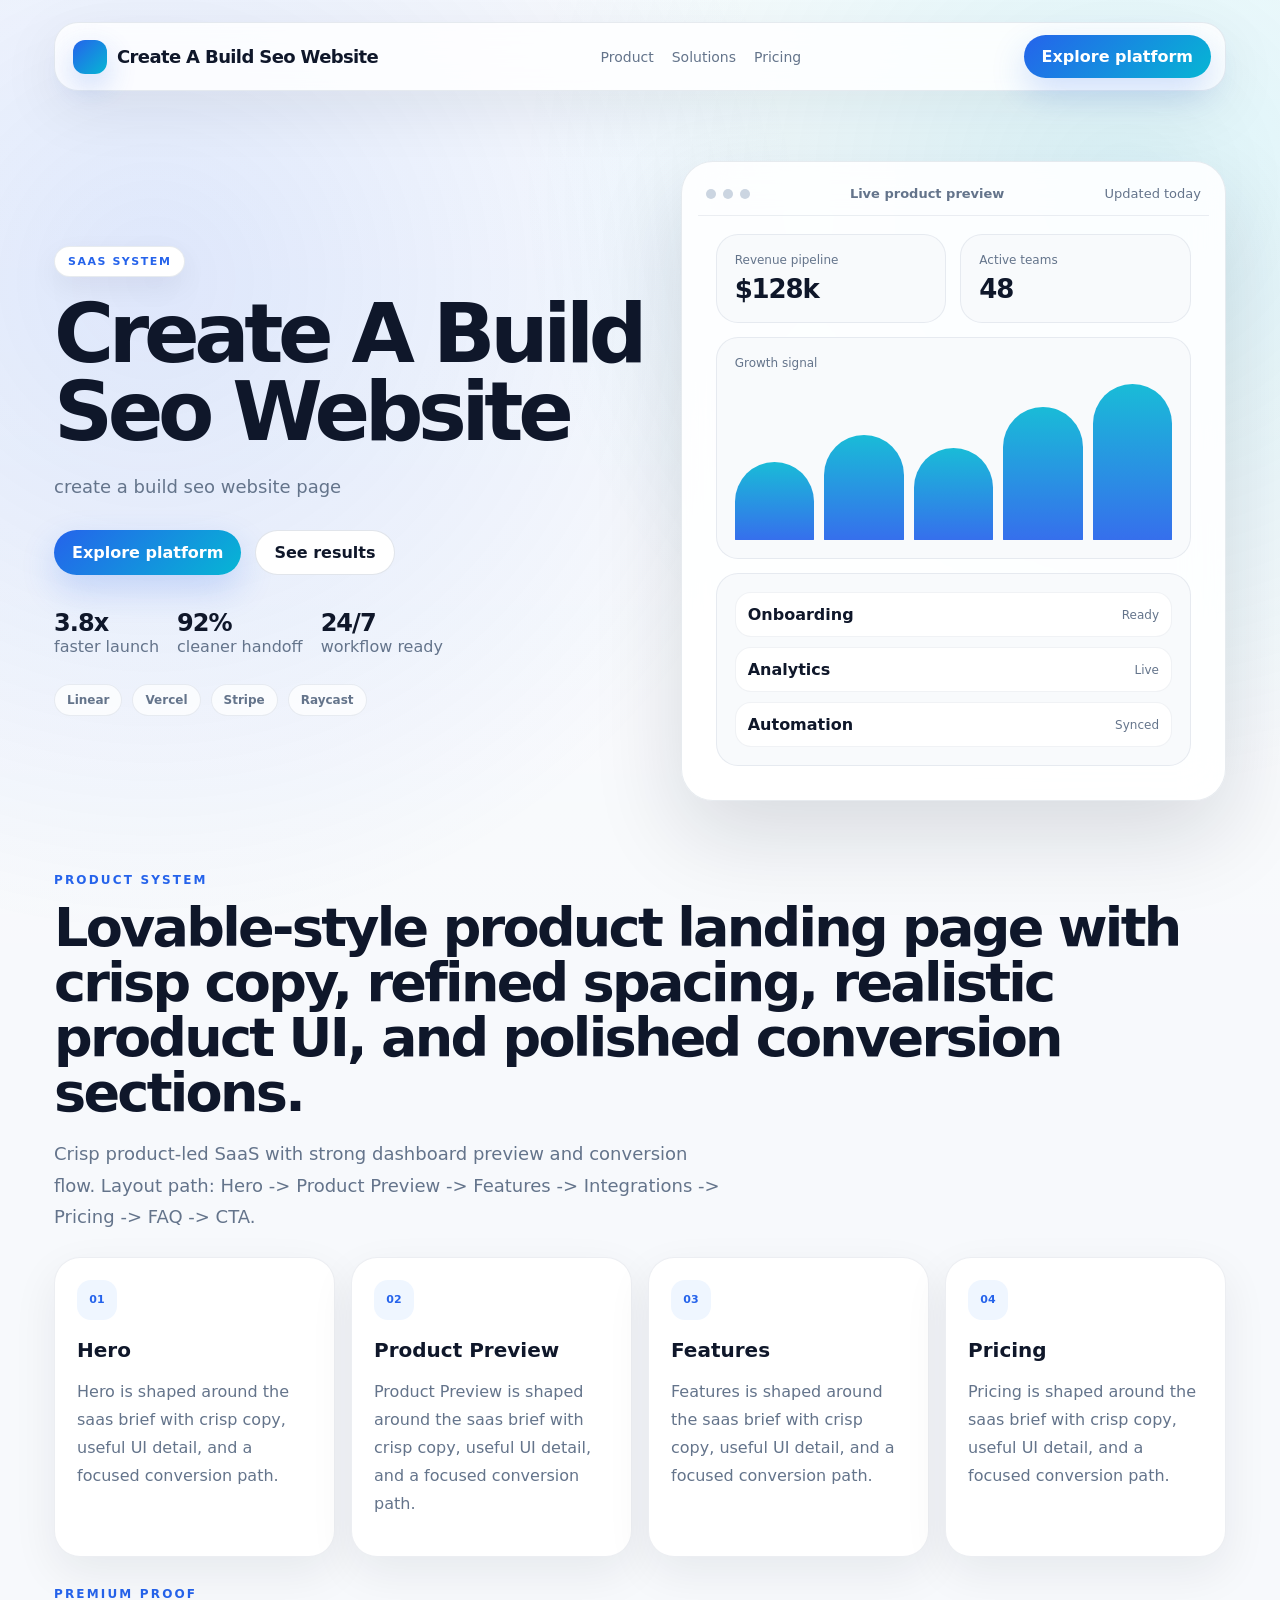
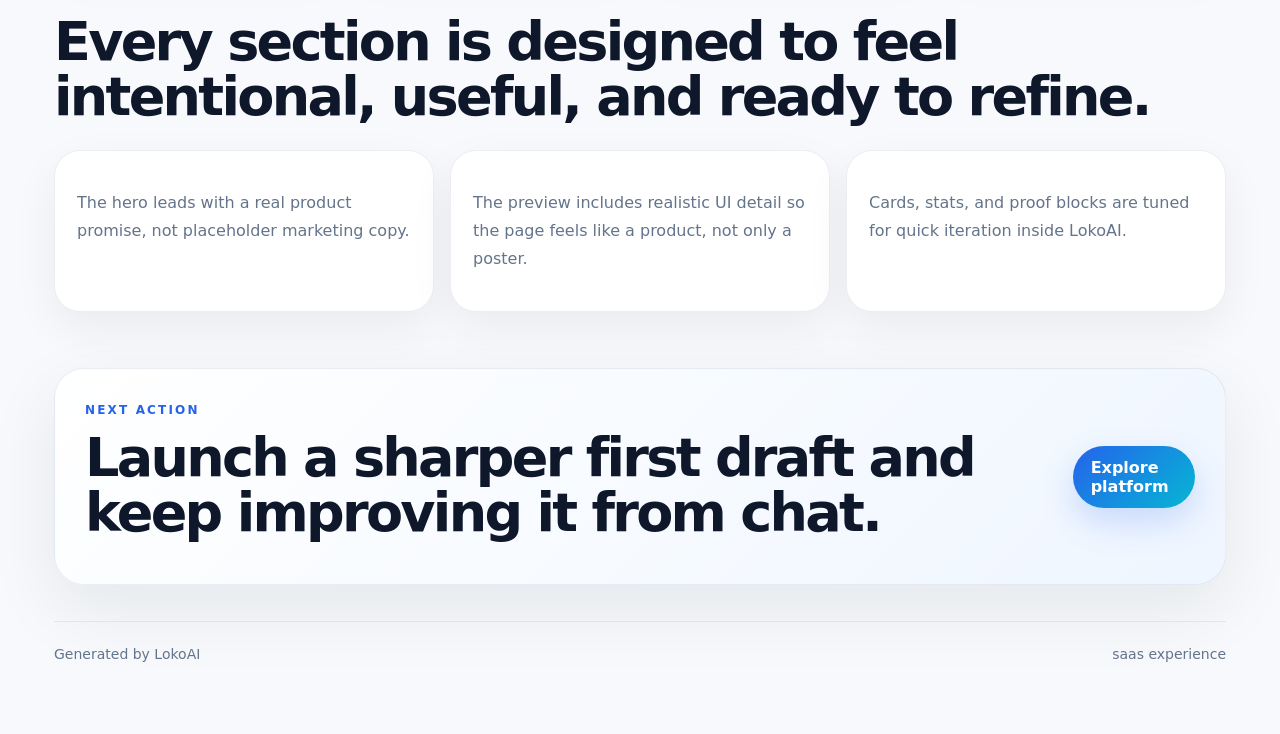
<file: workspace/Create-A-Build-Seo-Website-68516320/preview.html>
<!DOCTYPE html>
<html lang="en">
<head>
  <meta charset="utf-8" />
  <meta name="viewport" content="width=device-width, initial-scale=1" />
  <title>Create A Build Seo Website</title>
  <style>
    
    :root{--motion-fast:160ms;--motion-base:220ms;--motion-slow:420ms;--ease-standard:cubic-bezier(0.2, 0.8, 0.2, 1);--ease-emphasized:cubic-bezier(0.16, 1, 0.3, 1)}
    @keyframes fadeIn{to{opacity:1}}
    @keyframes slideUp{to{opacity:1;transform:translateY(0)}}
    @keyframes scaleIn{to{opacity:1;transform:scale(1)}}
    .reveal{opacity:0;transform:translateY(18px);animation:slideUp var(--motion-slow) var(--ease-emphasized) forwards;}
    .stagger-1{animation-delay:80ms}.stagger-2{animation-delay:160ms}.stagger-3{animation-delay:240ms}.stagger-4{animation-delay:320ms}
    .hover-lift{transition:transform var(--motion-base) var(--ease-standard),box-shadow var(--motion-base) var(--ease-standard);} .hover-lift:hover{transform:translateY(-4px)}
    .hover-glow{transition:box-shadow var(--motion-base) var(--ease-standard),border-color var(--motion-base) var(--ease-standard);} .hover-glow:hover{box-shadow:0 24px 70px rgba(14,165,233,.18)}
  
    *{box-sizing:border-box} html{scroll-behavior:smooth} body{margin:0;font-family:Inter,ui-sans-serif,system-ui,-apple-system,BlinkMacSystemFont,"Segoe UI",sans-serif;background:#f7f9fc;color:#0f172a}
    .shell{position:relative;overflow:hidden;min-height:100vh}
    .shell:before{content:"";position:absolute;inset:0;background:radial-gradient(circle at 12% 12%,#2563eb24,transparent 28%),radial-gradient(circle at 88% 8%,#06b6d422,transparent 25%),linear-gradient(180deg,rgba(255,255,255,.76),transparent 44%);pointer-events:none}
    .wrap{max-width:1220px;margin:0 auto;padding:22px 24px 72px;position:relative}
    .nav{display:flex;justify-content:space-between;align-items:center;gap:18px;padding:12px 14px 12px 18px;border:1px solid rgba(148,163,184,.22);background:rgba(255,255,255,.82);backdrop-filter:blur(18px);border-radius:24px;box-shadow:0 18px 60px rgba(15,23,42,.08)}
    .brand{display:flex;align-items:center;gap:10px;font-size:18px;font-weight:850;letter-spacing:-.035em}
    .brand-mark{width:34px;height:34px;border-radius:12px;background:linear-gradient(135deg,#2563eb,#06b6d4);box-shadow:0 12px 30px #2563eb3d}
    .nav-links{display:flex;gap:18px;color:#64748b;font-size:14px}
    .cta{display:inline-flex;align-items:center;justify-content:center;padding:12px 18px;border-radius:999px;background:linear-gradient(135deg,#2563eb,#06b6d4);color:white;text-decoration:none;font-weight:850;box-shadow:0 14px 34px #2563eb35}
    .hero{display:grid;grid-template-columns:minmax(0,1fr) minmax(420px,.92fr);gap:34px;align-items:center;padding:70px 0 42px}
    .badge{display:inline-flex;gap:8px;align-items:center;padding:8px 13px;border-radius:999px;background:white;border:1px solid rgba(148,163,184,.22);box-shadow:0 10px 28px rgba(15,23,42,.06);font-size:11px;font-weight:850;text-transform:uppercase;letter-spacing:.14em;color:#2563eb}
    h1{font-size:clamp(46px,7vw,82px);line-height:.95;letter-spacing:-.065em;margin:18px 0 20px;max-width:780px}
    .sub{font-size:18px;line-height:1.75;color:#64748b;max-width:680px}
    .actions{display:flex;gap:14px;flex-wrap:wrap;margin-top:28px}
    .secondary{padding:12px 18px;border-radius:999px;border:1px solid rgba(148,163,184,.28);text-decoration:none;color:#0f172a;font-weight:760;background:white}
    .stats{display:flex;gap:18px;flex-wrap:wrap;margin-top:34px;color:#64748b}
    .stats strong{display:block;color:#0f172a;font-size:24px;letter-spacing:-.04em}
    .mock{border:1px solid rgba(148,163,184,.22);background:rgba(255,255,255,.88);backdrop-filter:blur(20px);border-radius:32px;padding:16px;box-shadow:0 32px 90px rgba(15,23,42,.14);overflow:hidden}
    .mock-top{display:flex;align-items:center;justify-content:space-between;gap:16px;border-bottom:1px solid rgba(148,163,184,.18);padding:8px 8px 14px;color:#64748b;font-size:13px}
    .dots{display:flex;gap:7px}.dots span{width:10px;height:10px;border-radius:999px;background:#cbd5e1}
    .dashboard{padding:18px;display:grid;grid-template-columns:1fr 1fr;gap:14px}
    .wide{grid-column:1/-1}
    .tile{padding:18px;border-radius:22px;background:#f8fafc;border:1px solid rgba(148,163,184,.18)}
    .tile span{display:block;color:#64748b;font-size:12px}.tile strong{display:block;font-size:26px;margin-top:7px;letter-spacing:-.045em}
    .chart{height:170px;display:flex;align-items:end;gap:10px}.bar{flex:1;border-radius:999px 999px 10px 10px;background:linear-gradient(180deg,#06b6d4,#2563eb);min-height:34px;opacity:.92}
    .list{display:grid;gap:10px}.row{display:flex;align-items:center;justify-content:space-between;gap:12px;padding:12px;border-radius:16px;background:white;color:#64748b;border:1px solid rgba(148,163,184,.14)}.row b{color:#0f172a}
    .menu-card,.product-card,.reservation-card{padding:20px;border-radius:24px;background:#fff;border:1px solid rgba(148,163,184,.2);box-shadow:0 16px 45px rgba(15,23,42,.06)}
    .menu-card span,.product-card span,.reservation-card span{display:block;color:#2563eb;font-size:11px;font-weight:900;text-transform:uppercase;letter-spacing:.14em}
    .menu-card strong,.product-card strong,.reservation-card strong{display:block;margin-top:10px;font-size:24px;line-height:1.05;letter-spacing:-.04em}
    .menu-card p,.product-card p,.reservation-card p{margin:10px 0 0;color:#64748b;line-height:1.6}
    .menu-card b,.product-card b{display:inline-flex;margin-top:14px;padding:8px 12px;border-radius:999px;background:#2563eb12;color:#2563eb}
    .hero-visual{grid-column:1/-1;background:linear-gradient(135deg,#fff,#2563eb14)}
    .section{padding-top:26px}
    .eyebrow{font-size:12px;text-transform:uppercase;letter-spacing:.18em;color:#2563eb;font-weight:850}
    .section h2{font-size:clamp(28px,4.5vw,54px);line-height:1.02;letter-spacing:-.05em;margin:12px 0 14px}
    .grid{display:grid;grid-template-columns:repeat(4,minmax(0,1fr));gap:16px;margin-top:24px}
    .logo-strip{display:flex;flex-wrap:wrap;gap:10px;margin-top:28px}.logo-strip span{border:1px solid rgba(148,163,184,.2);background:rgba(255,255,255,.72);border-radius:999px;padding:8px 12px;color:#64748b;font-size:12px;font-weight:800}
    .card{padding:22px;border-radius:26px;border:1px solid rgba(148,163,184,.18);background:white;box-shadow:0 16px 45px rgba(15,23,42,.07)}
    .kicker{display:inline-flex;min-width:40px;height:40px;align-items:center;justify-content:center;border-radius:14px;background:#eff6ff;font-size:11px;font-weight:900;color:#2563eb}
    .card h3{margin:18px 0 10px;font-size:20px}
    .card p,.quote p,.mock p{line-height:1.75;color:#64748b}
    .quotes{display:grid;grid-template-columns:repeat(3,minmax(0,1fr));gap:16px;margin-top:26px}
    .quote{padding:22px;border-radius:26px;background:white;border:1px solid rgba(148,163,184,.18);box-shadow:0 16px 45px rgba(15,23,42,.06)}
    .final{margin-top:30px;padding:30px;border-radius:30px;border:1px solid rgba(148,163,184,.18);background:linear-gradient(135deg,white,#eff6ff);display:flex;align-items:center;justify-content:space-between;gap:18px;box-shadow:0 24px 70px rgba(15,23,42,.08)}
    .footer{margin-top:36px;padding-top:24px;border-top:1px solid rgba(148,163,184,.18);display:flex;justify-content:space-between;gap:16px;color:#64748b;font-size:14px}
    @media (max-width: 960px){.hero,.grid,.quotes,.dashboard{grid-template-columns:1fr}.hero{padding-top:42px}.wrap{padding-left:18px;padding-right:18px}h1{font-size:52px}.nav-links{display:none}.mock{border-radius:24px}}
  </style>
</head>
<body>
  <div class="shell">
    <div class="wrap">
      <nav class="nav">
        <div class="brand"><span class="brand-mark"></span>Create A Build Seo Website</div>
        <div class="nav-links"><span>Product</span><span>Solutions</span><span>Pricing</span></div>
        <a class="cta" href="#contact">Explore platform</a>
      </nav>
      <section class="hero">
        <div>
          <span class="badge">saas system</span>
          <h1>Create A Build Seo Website</h1>
          <p class="sub">create a build seo website page</p>
          <div class="actions">
            <a class="cta" href="#features">Explore platform</a>
            <a class="secondary" href="#proof">See results</a>
          </div>
          <div class="stats"><span><strong>3.8x</strong> faster launch</span><span><strong>92%</strong> cleaner handoff</span><span><strong>24/7</strong> workflow ready</span></div>
          <div class="logo-strip" aria-label="Trusted by"><span>Linear</span><span>Vercel</span><span>Stripe</span><span>Raycast</span></div>
        </div>
        <div class="mock">
          <div class="mock-top">
            <div class="dots"><span></span><span></span><span></span></div>
            <strong>Live product preview</strong>
            <span>Updated today</span>
          </div>
          <div class="dashboard">
            
              <div class="tile"><span>Revenue pipeline</span><strong>$128k</strong></div>
              <div class="tile"><span>Active teams</span><strong>48</strong></div>
              <div class="tile wide">
                <span>Growth signal</span>
                <div class="chart">
                  <i class="bar" style="height:46%"></i><i class="bar" style="height:62%"></i><i class="bar" style="height:54%"></i><i class="bar" style="height:78%"></i><i class="bar" style="height:92%"></i>
                </div>
              </div>
              <div class="tile wide list">
                <div class="row"><b>Onboarding</b><span>Ready</span></div>
                <div class="row"><b>Analytics</b><span>Live</span></div>
                <div class="row"><b>Automation</b><span>Synced</span></div>
              </div>
          </div>
        </div>
      </section>
      <section id="features" class="section">
        <span class="eyebrow">Product system</span>
        <h2>Lovable-style product landing page with crisp copy, refined spacing, realistic product UI, and polished conversion sections.</h2>
        <p class="sub">Crisp product-led SaaS with strong dashboard preview and conversion flow. Layout path: Hero -&gt; Product Preview -&gt; Features -&gt; Integrations -&gt; Pricing -&gt; FAQ -&gt; CTA.</p>
        <div class="grid">
        <article class="card hover-lift reveal stagger-1">
          <span class="kicker">01</span>
          <h3>Hero</h3>
          <p>Hero is shaped around the saas brief with crisp copy, useful UI detail, and a focused conversion path.</p>
        </article>
        <article class="card hover-lift reveal stagger-2">
          <span class="kicker">02</span>
          <h3>Product Preview</h3>
          <p>Product Preview is shaped around the saas brief with crisp copy, useful UI detail, and a focused conversion path.</p>
        </article>
        <article class="card hover-lift reveal stagger-3">
          <span class="kicker">03</span>
          <h3>Features</h3>
          <p>Features is shaped around the saas brief with crisp copy, useful UI detail, and a focused conversion path.</p>
        </article>
        <article class="card hover-lift reveal stagger-4">
          <span class="kicker">04</span>
          <h3>Pricing</h3>
          <p>Pricing is shaped around the saas brief with crisp copy, useful UI detail, and a focused conversion path.</p>
        </article></div>
      </section>
      <section id="proof" class="section">
        <span class="eyebrow">Premium proof</span>
        <h2>Every section is designed to feel intentional, useful, and ready to refine.</h2>
        <div class="quotes"><div class="quote hover-lift reveal stagger-1"><p>The hero leads with a real product promise, not placeholder marketing copy.</p></div><div class="quote hover-lift reveal stagger-2"><p>The preview includes realistic UI detail so the page feels like a product, not only a poster.</p></div><div class="quote hover-lift reveal stagger-3"><p>Cards, stats, and proof blocks are tuned for quick iteration inside LokoAI.</p></div></div>
      </section>
      <section id="contact" class="section">
        <div class="final">
          <div>
            <span class="eyebrow">Next action</span>
            <h2>Launch a sharper first draft and keep improving it from chat.</h2>
          </div>
          <a class="cta" href="#top">Explore platform</a>
        </div>
      </section>
      <footer class="footer">
        <span>Generated by LokoAI</span>
        <span>saas experience</span>
      </footer>
    </div>
  </div>
</body>
</html>
</file>
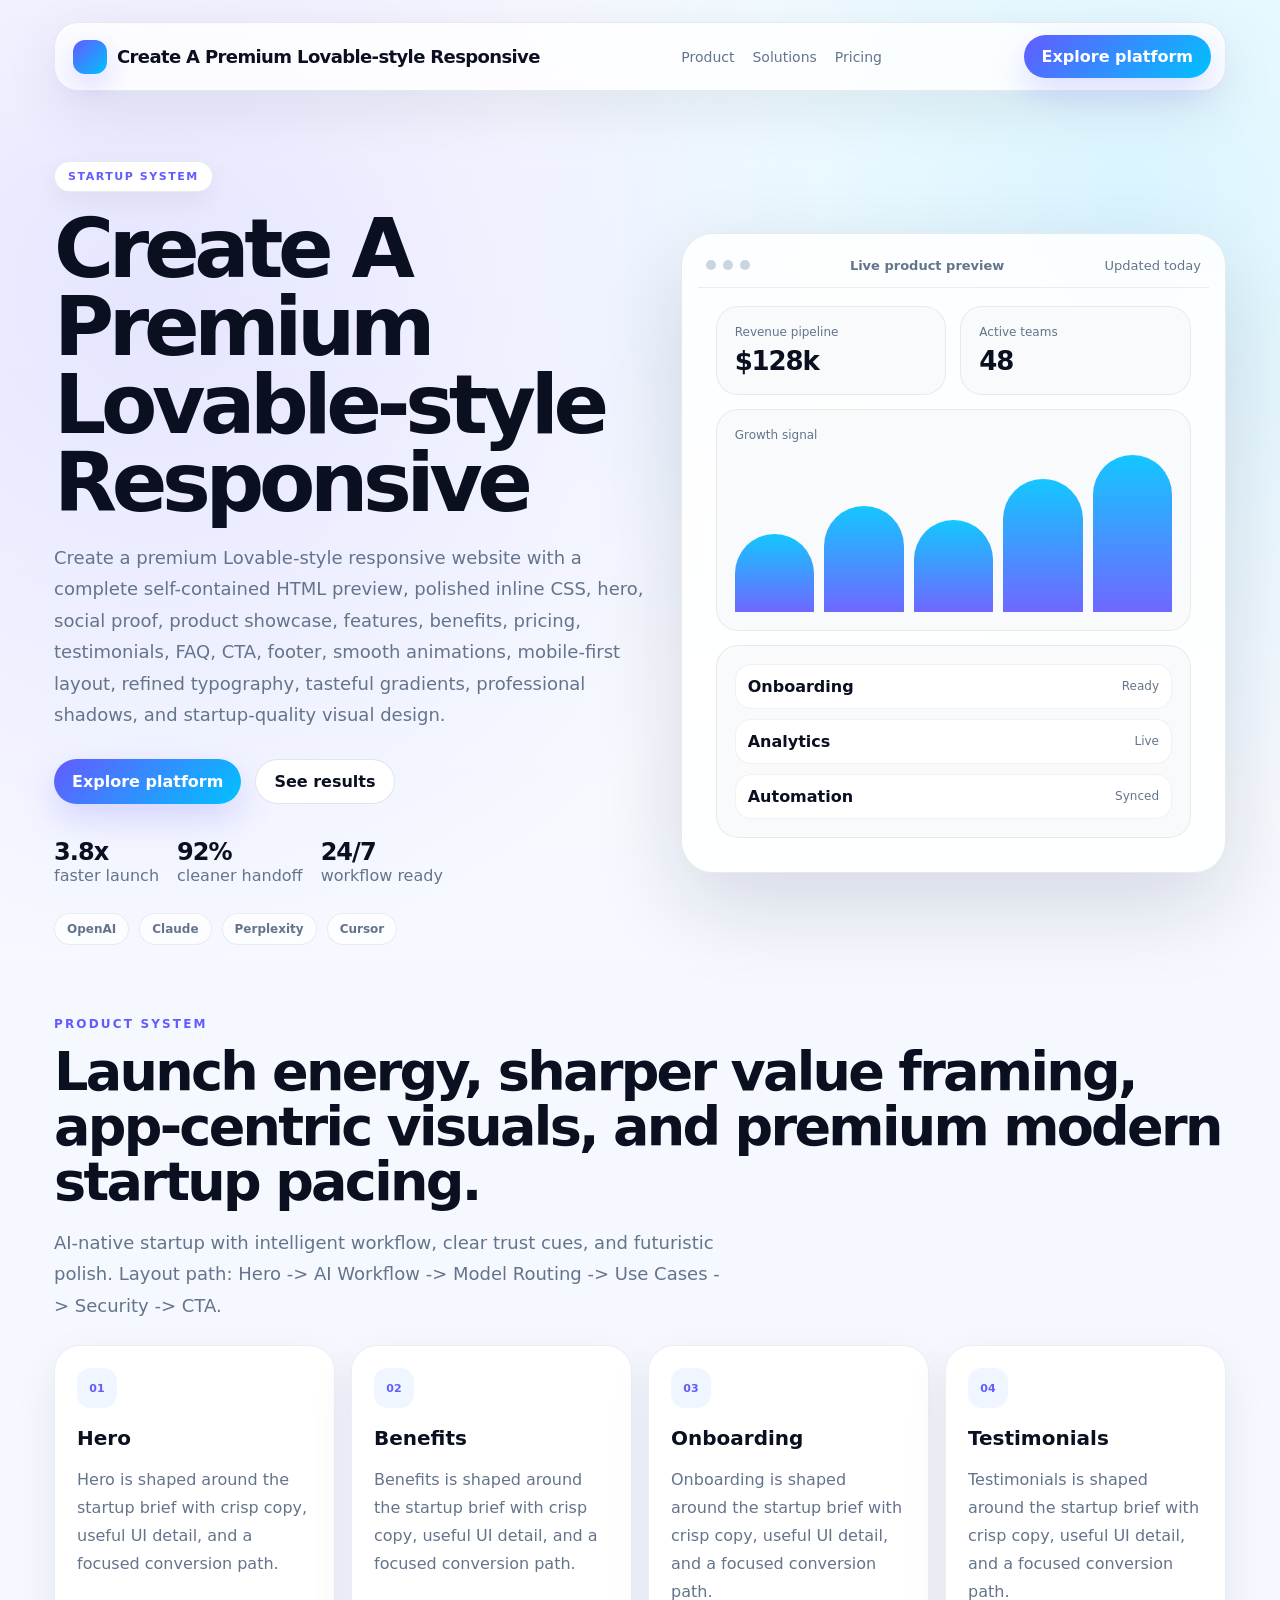
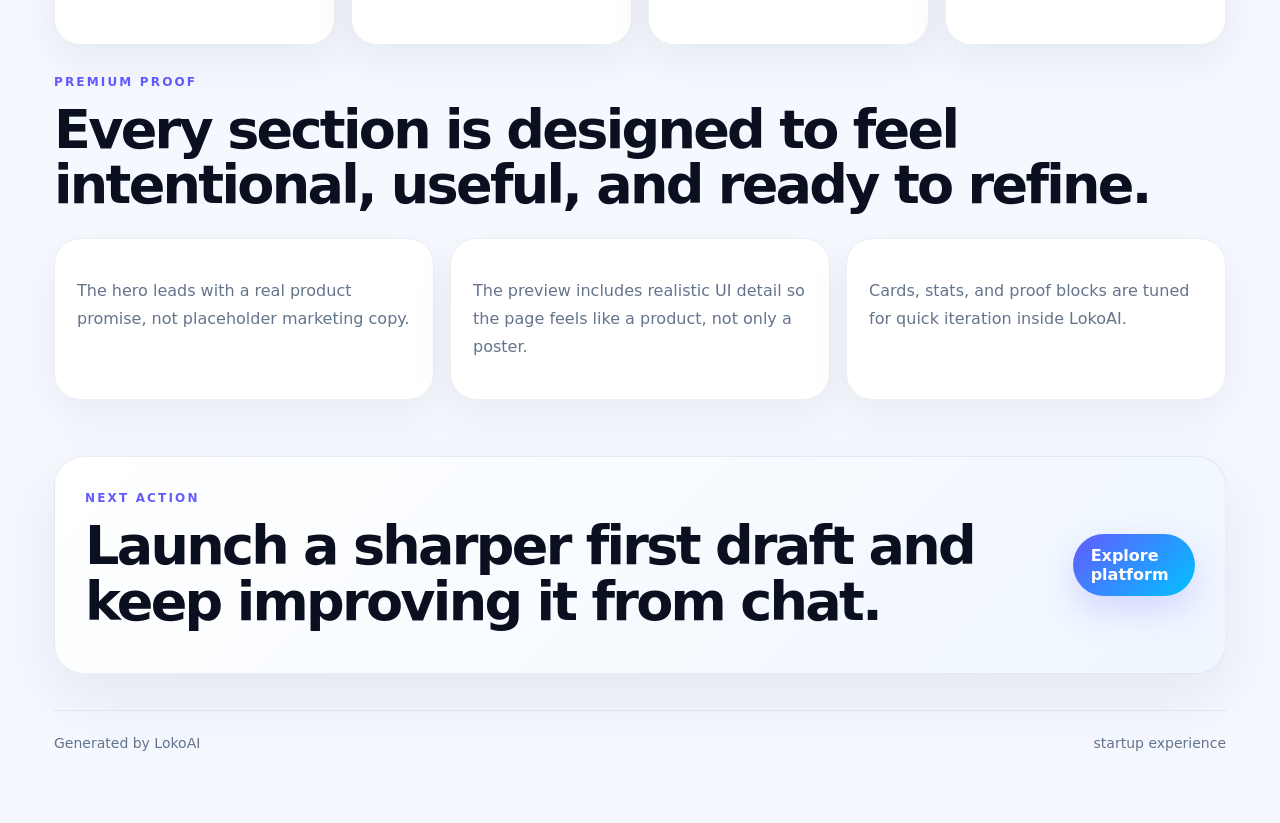
<file: workspace/Create-A-Premium-Lovable-style-Responsive-4e5801bf/preview.html>
<!DOCTYPE html>
<html lang="en">
<head>
  <meta charset="utf-8" />
  <meta name="viewport" content="width=device-width, initial-scale=1" />
  <title>Create A Premium Lovable-style Responsive</title>
  <style>
    
    :root{--motion-fast:160ms;--motion-base:220ms;--motion-slow:420ms;--ease-standard:cubic-bezier(0.2, 0.8, 0.2, 1);--ease-emphasized:cubic-bezier(0.16, 1, 0.3, 1)}
    @keyframes fadeIn{to{opacity:1}}
    @keyframes slideUp{to{opacity:1;transform:translateY(0)}}
    @keyframes scaleIn{to{opacity:1;transform:scale(1)}}
    .reveal{opacity:0;transform:translateY(18px);animation:slideUp var(--motion-slow) var(--ease-emphasized) forwards;}
    .stagger-1{animation-delay:80ms}.stagger-2{animation-delay:160ms}.stagger-3{animation-delay:240ms}.stagger-4{animation-delay:320ms}
    .hover-lift{transition:transform var(--motion-base) var(--ease-standard),box-shadow var(--motion-base) var(--ease-standard);} .hover-lift:hover{transform:translateY(-4px)}
    .hover-glow{transition:box-shadow var(--motion-base) var(--ease-standard),border-color var(--motion-base) var(--ease-standard);} .hover-glow:hover{box-shadow:0 24px 70px rgba(14,165,233,.18)}
  
    *{box-sizing:border-box} html{scroll-behavior:smooth} body{margin:0;font-family:Inter,ui-sans-serif,system-ui,-apple-system,BlinkMacSystemFont,"Segoe UI",sans-serif;background:#f5f8ff;color:#0b1020}
    .shell{position:relative;overflow:hidden;min-height:100vh}
    .shell:before{content:"";position:absolute;inset:0;background:radial-gradient(circle at 12% 12%,#635bff24,transparent 28%),radial-gradient(circle at 88% 8%,#00c2ff22,transparent 25%),linear-gradient(180deg,rgba(255,255,255,.76),transparent 44%);pointer-events:none}
    .wrap{max-width:1220px;margin:0 auto;padding:22px 24px 72px;position:relative}
    .nav{display:flex;justify-content:space-between;align-items:center;gap:18px;padding:12px 14px 12px 18px;border:1px solid rgba(148,163,184,.22);background:rgba(255,255,255,.82);backdrop-filter:blur(18px);border-radius:24px;box-shadow:0 18px 60px rgba(15,23,42,.08)}
    .brand{display:flex;align-items:center;gap:10px;font-size:18px;font-weight:850;letter-spacing:-.035em}
    .brand-mark{width:34px;height:34px;border-radius:12px;background:linear-gradient(135deg,#635bff,#00c2ff);box-shadow:0 12px 30px #635bff3d}
    .nav-links{display:flex;gap:18px;color:#64748b;font-size:14px}
    .cta{display:inline-flex;align-items:center;justify-content:center;padding:12px 18px;border-radius:999px;background:linear-gradient(135deg,#635bff,#00c2ff);color:white;text-decoration:none;font-weight:850;box-shadow:0 14px 34px #635bff35}
    .hero{display:grid;grid-template-columns:minmax(0,1fr) minmax(420px,.92fr);gap:34px;align-items:center;padding:70px 0 42px}
    .badge{display:inline-flex;gap:8px;align-items:center;padding:8px 13px;border-radius:999px;background:white;border:1px solid rgba(148,163,184,.22);box-shadow:0 10px 28px rgba(15,23,42,.06);font-size:11px;font-weight:850;text-transform:uppercase;letter-spacing:.14em;color:#635bff}
    h1{font-size:clamp(46px,7vw,82px);line-height:.95;letter-spacing:-.065em;margin:18px 0 20px;max-width:780px}
    .sub{font-size:18px;line-height:1.75;color:#64748b;max-width:680px}
    .actions{display:flex;gap:14px;flex-wrap:wrap;margin-top:28px}
    .secondary{padding:12px 18px;border-radius:999px;border:1px solid rgba(148,163,184,.28);text-decoration:none;color:#0b1020;font-weight:760;background:white}
    .stats{display:flex;gap:18px;flex-wrap:wrap;margin-top:34px;color:#64748b}
    .stats strong{display:block;color:#0b1020;font-size:24px;letter-spacing:-.04em}
    .mock{border:1px solid rgba(148,163,184,.22);background:rgba(255,255,255,.88);backdrop-filter:blur(20px);border-radius:32px;padding:16px;box-shadow:0 32px 90px rgba(15,23,42,.14);overflow:hidden}
    .mock-top{display:flex;align-items:center;justify-content:space-between;gap:16px;border-bottom:1px solid rgba(148,163,184,.18);padding:8px 8px 14px;color:#64748b;font-size:13px}
    .dots{display:flex;gap:7px}.dots span{width:10px;height:10px;border-radius:999px;background:#cbd5e1}
    .dashboard{padding:18px;display:grid;grid-template-columns:1fr 1fr;gap:14px}
    .wide{grid-column:1/-1}
    .tile{padding:18px;border-radius:22px;background:#f8fafc;border:1px solid rgba(148,163,184,.18)}
    .tile span{display:block;color:#64748b;font-size:12px}.tile strong{display:block;font-size:26px;margin-top:7px;letter-spacing:-.045em}
    .chart{height:170px;display:flex;align-items:end;gap:10px}.bar{flex:1;border-radius:999px 999px 10px 10px;background:linear-gradient(180deg,#00c2ff,#635bff);min-height:34px;opacity:.92}
    .list{display:grid;gap:10px}.row{display:flex;align-items:center;justify-content:space-between;gap:12px;padding:12px;border-radius:16px;background:white;color:#64748b;border:1px solid rgba(148,163,184,.14)}.row b{color:#0b1020}
    .menu-card,.product-card,.reservation-card{padding:20px;border-radius:24px;background:#fff;border:1px solid rgba(148,163,184,.2);box-shadow:0 16px 45px rgba(15,23,42,.06)}
    .menu-card span,.product-card span,.reservation-card span{display:block;color:#635bff;font-size:11px;font-weight:900;text-transform:uppercase;letter-spacing:.14em}
    .menu-card strong,.product-card strong,.reservation-card strong{display:block;margin-top:10px;font-size:24px;line-height:1.05;letter-spacing:-.04em}
    .menu-card p,.product-card p,.reservation-card p{margin:10px 0 0;color:#64748b;line-height:1.6}
    .menu-card b,.product-card b{display:inline-flex;margin-top:14px;padding:8px 12px;border-radius:999px;background:#635bff12;color:#635bff}
    .hero-visual{grid-column:1/-1;background:linear-gradient(135deg,#fff,#635bff14)}
    .section{padding-top:26px}
    .eyebrow{font-size:12px;text-transform:uppercase;letter-spacing:.18em;color:#635bff;font-weight:850}
    .section h2{font-size:clamp(28px,4.5vw,54px);line-height:1.02;letter-spacing:-.05em;margin:12px 0 14px}
    .grid{display:grid;grid-template-columns:repeat(4,minmax(0,1fr));gap:16px;margin-top:24px}
    .logo-strip{display:flex;flex-wrap:wrap;gap:10px;margin-top:28px}.logo-strip span{border:1px solid rgba(148,163,184,.2);background:rgba(255,255,255,.72);border-radius:999px;padding:8px 12px;color:#64748b;font-size:12px;font-weight:800}
    .card{padding:22px;border-radius:26px;border:1px solid rgba(148,163,184,.18);background:white;box-shadow:0 16px 45px rgba(15,23,42,.07)}
    .kicker{display:inline-flex;min-width:40px;height:40px;align-items:center;justify-content:center;border-radius:14px;background:#eff6ff;font-size:11px;font-weight:900;color:#635bff}
    .card h3{margin:18px 0 10px;font-size:20px}
    .card p,.quote p,.mock p{line-height:1.75;color:#64748b}
    .quotes{display:grid;grid-template-columns:repeat(3,minmax(0,1fr));gap:16px;margin-top:26px}
    .quote{padding:22px;border-radius:26px;background:white;border:1px solid rgba(148,163,184,.18);box-shadow:0 16px 45px rgba(15,23,42,.06)}
    .final{margin-top:30px;padding:30px;border-radius:30px;border:1px solid rgba(148,163,184,.18);background:linear-gradient(135deg,white,#eff6ff);display:flex;align-items:center;justify-content:space-between;gap:18px;box-shadow:0 24px 70px rgba(15,23,42,.08)}
    .footer{margin-top:36px;padding-top:24px;border-top:1px solid rgba(148,163,184,.18);display:flex;justify-content:space-between;gap:16px;color:#64748b;font-size:14px}
    @media (max-width: 960px){.hero,.grid,.quotes,.dashboard{grid-template-columns:1fr}.hero{padding-top:42px}.wrap{padding-left:18px;padding-right:18px}h1{font-size:52px}.nav-links{display:none}.mock{border-radius:24px}}
  </style>
</head>
<body>
  <div class="shell">
    <div class="wrap">
      <nav class="nav">
        <div class="brand"><span class="brand-mark"></span>Create A Premium Lovable-style Responsive</div>
        <div class="nav-links"><span>Product</span><span>Solutions</span><span>Pricing</span></div>
        <a class="cta" href="#contact">Explore platform</a>
      </nav>
      <section class="hero">
        <div>
          <span class="badge">startup system</span>
          <h1>Create A Premium Lovable-style Responsive</h1>
          <p class="sub">Create a premium Lovable-style responsive website with a complete self-contained HTML preview, polished inline CSS, hero, social proof, product showcase, features, benefits, pricing, testimonials, FAQ, CTA, footer, smooth animations, mobile-first layout, refined typography, tasteful gradients, professional shadows, and startup-quality visual design.</p>
          <div class="actions">
            <a class="cta" href="#features">Explore platform</a>
            <a class="secondary" href="#proof">See results</a>
          </div>
          <div class="stats"><span><strong>3.8x</strong> faster launch</span><span><strong>92%</strong> cleaner handoff</span><span><strong>24/7</strong> workflow ready</span></div>
          <div class="logo-strip" aria-label="Trusted by"><span>OpenAI</span><span>Claude</span><span>Perplexity</span><span>Cursor</span></div>
        </div>
        <div class="mock">
          <div class="mock-top">
            <div class="dots"><span></span><span></span><span></span></div>
            <strong>Live product preview</strong>
            <span>Updated today</span>
          </div>
          <div class="dashboard">
            
              <div class="tile"><span>Revenue pipeline</span><strong>$128k</strong></div>
              <div class="tile"><span>Active teams</span><strong>48</strong></div>
              <div class="tile wide">
                <span>Growth signal</span>
                <div class="chart">
                  <i class="bar" style="height:46%"></i><i class="bar" style="height:62%"></i><i class="bar" style="height:54%"></i><i class="bar" style="height:78%"></i><i class="bar" style="height:92%"></i>
                </div>
              </div>
              <div class="tile wide list">
                <div class="row"><b>Onboarding</b><span>Ready</span></div>
                <div class="row"><b>Analytics</b><span>Live</span></div>
                <div class="row"><b>Automation</b><span>Synced</span></div>
              </div>
          </div>
        </div>
      </section>
      <section id="features" class="section">
        <span class="eyebrow">Product system</span>
        <h2>Launch energy, sharper value framing, app-centric visuals, and premium modern startup pacing.</h2>
        <p class="sub">AI-native startup with intelligent workflow, clear trust cues, and futuristic polish. Layout path: Hero -&gt; AI Workflow -&gt; Model Routing -&gt; Use Cases -&gt; Security -&gt; CTA.</p>
        <div class="grid">
        <article class="card hover-lift reveal stagger-1">
          <span class="kicker">01</span>
          <h3>Hero</h3>
          <p>Hero is shaped around the startup brief with crisp copy, useful UI detail, and a focused conversion path.</p>
        </article>
        <article class="card hover-lift reveal stagger-2">
          <span class="kicker">02</span>
          <h3>Benefits</h3>
          <p>Benefits is shaped around the startup brief with crisp copy, useful UI detail, and a focused conversion path.</p>
        </article>
        <article class="card hover-lift reveal stagger-3">
          <span class="kicker">03</span>
          <h3>Onboarding</h3>
          <p>Onboarding is shaped around the startup brief with crisp copy, useful UI detail, and a focused conversion path.</p>
        </article>
        <article class="card hover-lift reveal stagger-4">
          <span class="kicker">04</span>
          <h3>Testimonials</h3>
          <p>Testimonials is shaped around the startup brief with crisp copy, useful UI detail, and a focused conversion path.</p>
        </article></div>
      </section>
      <section id="proof" class="section">
        <span class="eyebrow">Premium proof</span>
        <h2>Every section is designed to feel intentional, useful, and ready to refine.</h2>
        <div class="quotes"><div class="quote hover-lift reveal stagger-1"><p>The hero leads with a real product promise, not placeholder marketing copy.</p></div><div class="quote hover-lift reveal stagger-2"><p>The preview includes realistic UI detail so the page feels like a product, not only a poster.</p></div><div class="quote hover-lift reveal stagger-3"><p>Cards, stats, and proof blocks are tuned for quick iteration inside LokoAI.</p></div></div>
      </section>
      <section id="contact" class="section">
        <div class="final">
          <div>
            <span class="eyebrow">Next action</span>
            <h2>Launch a sharper first draft and keep improving it from chat.</h2>
          </div>
          <a class="cta" href="#top">Explore platform</a>
        </div>
      </section>
      <footer class="footer">
        <span>Generated by LokoAI</span>
        <span>startup experience</span>
      </footer>
    </div>
  </div>
</body>
</html>
</file>
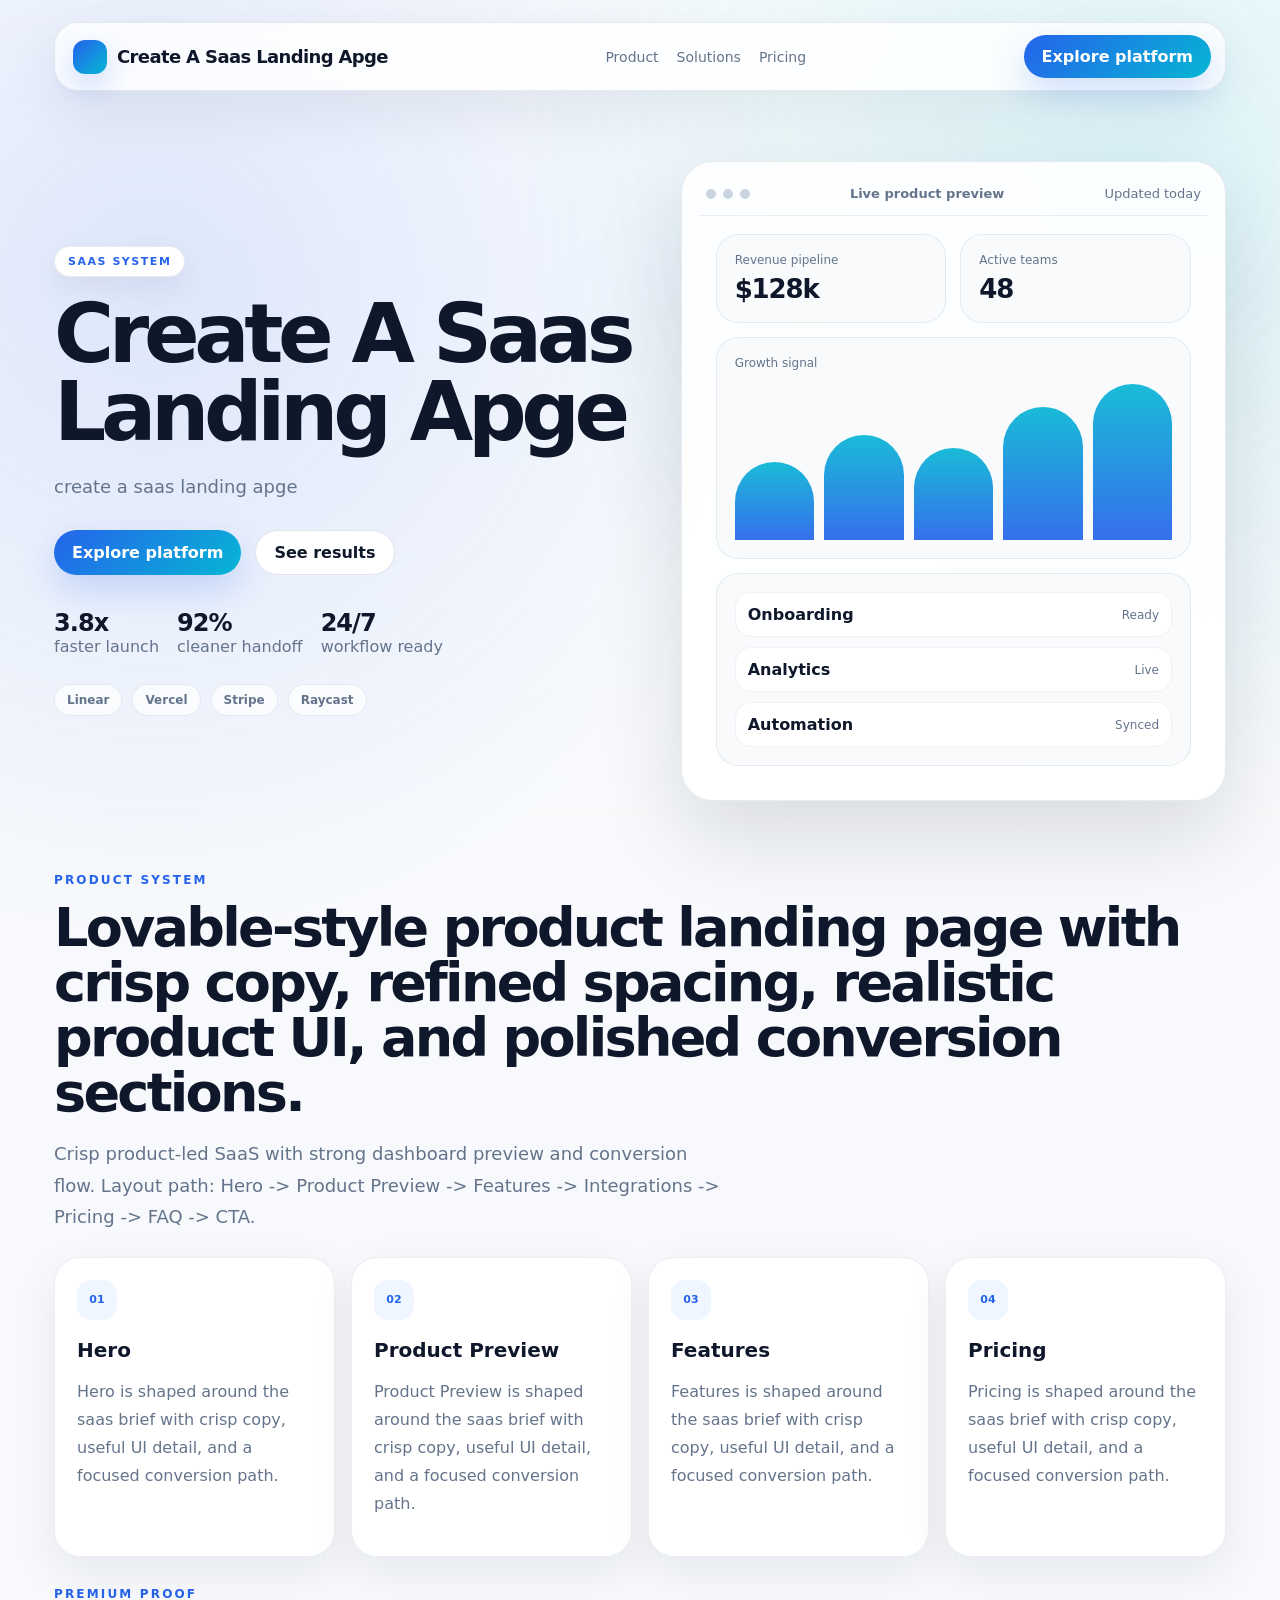
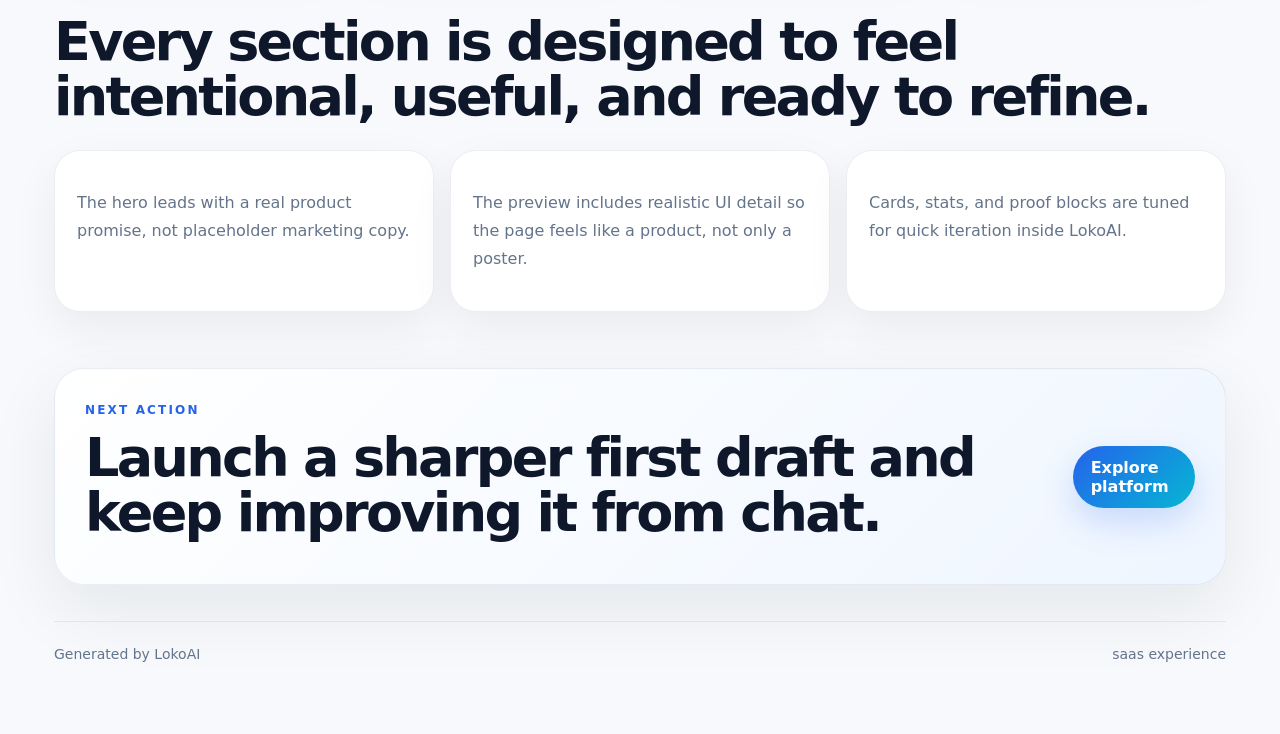
<file: workspace/Create-A-Saas-Landing-Apge-f952657f/preview.html>
<!DOCTYPE html>
<html lang="en">
<head>
  <meta charset="utf-8" />
  <meta name="viewport" content="width=device-width, initial-scale=1" />
  <title>Create A Saas Landing Apge</title>
  <style>
    
    :root{--motion-fast:160ms;--motion-base:220ms;--motion-slow:420ms;--ease-standard:cubic-bezier(0.2, 0.8, 0.2, 1);--ease-emphasized:cubic-bezier(0.16, 1, 0.3, 1)}
    @keyframes fadeIn{to{opacity:1}}
    @keyframes slideUp{to{opacity:1;transform:translateY(0)}}
    @keyframes scaleIn{to{opacity:1;transform:scale(1)}}
    .reveal{opacity:0;transform:translateY(18px);animation:slideUp var(--motion-slow) var(--ease-emphasized) forwards;}
    .stagger-1{animation-delay:80ms}.stagger-2{animation-delay:160ms}.stagger-3{animation-delay:240ms}.stagger-4{animation-delay:320ms}
    .hover-lift{transition:transform var(--motion-base) var(--ease-standard),box-shadow var(--motion-base) var(--ease-standard);} .hover-lift:hover{transform:translateY(-4px)}
    .hover-glow{transition:box-shadow var(--motion-base) var(--ease-standard),border-color var(--motion-base) var(--ease-standard);} .hover-glow:hover{box-shadow:0 24px 70px rgba(14,165,233,.18)}
  
    *{box-sizing:border-box} html{scroll-behavior:smooth} body{margin:0;font-family:Inter,ui-sans-serif,system-ui,-apple-system,BlinkMacSystemFont,"Segoe UI",sans-serif;background:#f7f9fc;color:#0f172a}
    .shell{position:relative;overflow:hidden;min-height:100vh}
    .shell:before{content:"";position:absolute;inset:0;background:radial-gradient(circle at 12% 12%,#2563eb24,transparent 28%),radial-gradient(circle at 88% 8%,#06b6d422,transparent 25%),linear-gradient(180deg,rgba(255,255,255,.76),transparent 44%);pointer-events:none}
    .wrap{max-width:1220px;margin:0 auto;padding:22px 24px 72px;position:relative}
    .nav{display:flex;justify-content:space-between;align-items:center;gap:18px;padding:12px 14px 12px 18px;border:1px solid rgba(148,163,184,.22);background:rgba(255,255,255,.82);backdrop-filter:blur(18px);border-radius:24px;box-shadow:0 18px 60px rgba(15,23,42,.08)}
    .brand{display:flex;align-items:center;gap:10px;font-size:18px;font-weight:850;letter-spacing:-.035em}
    .brand-mark{width:34px;height:34px;border-radius:12px;background:linear-gradient(135deg,#2563eb,#06b6d4);box-shadow:0 12px 30px #2563eb3d}
    .nav-links{display:flex;gap:18px;color:#64748b;font-size:14px}
    .cta{display:inline-flex;align-items:center;justify-content:center;padding:12px 18px;border-radius:999px;background:linear-gradient(135deg,#2563eb,#06b6d4);color:white;text-decoration:none;font-weight:850;box-shadow:0 14px 34px #2563eb35}
    .hero{display:grid;grid-template-columns:minmax(0,1fr) minmax(420px,.92fr);gap:34px;align-items:center;padding:70px 0 42px}
    .badge{display:inline-flex;gap:8px;align-items:center;padding:8px 13px;border-radius:999px;background:white;border:1px solid rgba(148,163,184,.22);box-shadow:0 10px 28px rgba(15,23,42,.06);font-size:11px;font-weight:850;text-transform:uppercase;letter-spacing:.14em;color:#2563eb}
    h1{font-size:clamp(46px,7vw,82px);line-height:.95;letter-spacing:-.065em;margin:18px 0 20px;max-width:780px}
    .sub{font-size:18px;line-height:1.75;color:#64748b;max-width:680px}
    .actions{display:flex;gap:14px;flex-wrap:wrap;margin-top:28px}
    .secondary{padding:12px 18px;border-radius:999px;border:1px solid rgba(148,163,184,.28);text-decoration:none;color:#0f172a;font-weight:760;background:white}
    .stats{display:flex;gap:18px;flex-wrap:wrap;margin-top:34px;color:#64748b}
    .stats strong{display:block;color:#0f172a;font-size:24px;letter-spacing:-.04em}
    .mock{border:1px solid rgba(148,163,184,.22);background:rgba(255,255,255,.88);backdrop-filter:blur(20px);border-radius:32px;padding:16px;box-shadow:0 32px 90px rgba(15,23,42,.14);overflow:hidden}
    .mock-top{display:flex;align-items:center;justify-content:space-between;gap:16px;border-bottom:1px solid rgba(148,163,184,.18);padding:8px 8px 14px;color:#64748b;font-size:13px}
    .dots{display:flex;gap:7px}.dots span{width:10px;height:10px;border-radius:999px;background:#cbd5e1}
    .dashboard{padding:18px;display:grid;grid-template-columns:1fr 1fr;gap:14px}
    .wide{grid-column:1/-1}
    .tile{padding:18px;border-radius:22px;background:#f8fafc;border:1px solid rgba(148,163,184,.18)}
    .tile span{display:block;color:#64748b;font-size:12px}.tile strong{display:block;font-size:26px;margin-top:7px;letter-spacing:-.045em}
    .chart{height:170px;display:flex;align-items:end;gap:10px}.bar{flex:1;border-radius:999px 999px 10px 10px;background:linear-gradient(180deg,#06b6d4,#2563eb);min-height:34px;opacity:.92}
    .list{display:grid;gap:10px}.row{display:flex;align-items:center;justify-content:space-between;gap:12px;padding:12px;border-radius:16px;background:white;color:#64748b;border:1px solid rgba(148,163,184,.14)}.row b{color:#0f172a}
    .menu-card,.product-card,.reservation-card{padding:20px;border-radius:24px;background:#fff;border:1px solid rgba(148,163,184,.2);box-shadow:0 16px 45px rgba(15,23,42,.06)}
    .menu-card span,.product-card span,.reservation-card span{display:block;color:#2563eb;font-size:11px;font-weight:900;text-transform:uppercase;letter-spacing:.14em}
    .menu-card strong,.product-card strong,.reservation-card strong{display:block;margin-top:10px;font-size:24px;line-height:1.05;letter-spacing:-.04em}
    .menu-card p,.product-card p,.reservation-card p{margin:10px 0 0;color:#64748b;line-height:1.6}
    .menu-card b,.product-card b{display:inline-flex;margin-top:14px;padding:8px 12px;border-radius:999px;background:#2563eb12;color:#2563eb}
    .hero-visual{grid-column:1/-1;background:linear-gradient(135deg,#fff,#2563eb14)}
    .section{padding-top:26px}
    .eyebrow{font-size:12px;text-transform:uppercase;letter-spacing:.18em;color:#2563eb;font-weight:850}
    .section h2{font-size:clamp(28px,4.5vw,54px);line-height:1.02;letter-spacing:-.05em;margin:12px 0 14px}
    .grid{display:grid;grid-template-columns:repeat(4,minmax(0,1fr));gap:16px;margin-top:24px}
    .logo-strip{display:flex;flex-wrap:wrap;gap:10px;margin-top:28px}.logo-strip span{border:1px solid rgba(148,163,184,.2);background:rgba(255,255,255,.72);border-radius:999px;padding:8px 12px;color:#64748b;font-size:12px;font-weight:800}
    .card{padding:22px;border-radius:26px;border:1px solid rgba(148,163,184,.18);background:white;box-shadow:0 16px 45px rgba(15,23,42,.07)}
    .kicker{display:inline-flex;min-width:40px;height:40px;align-items:center;justify-content:center;border-radius:14px;background:#eff6ff;font-size:11px;font-weight:900;color:#2563eb}
    .card h3{margin:18px 0 10px;font-size:20px}
    .card p,.quote p,.mock p{line-height:1.75;color:#64748b}
    .quotes{display:grid;grid-template-columns:repeat(3,minmax(0,1fr));gap:16px;margin-top:26px}
    .quote{padding:22px;border-radius:26px;background:white;border:1px solid rgba(148,163,184,.18);box-shadow:0 16px 45px rgba(15,23,42,.06)}
    .final{margin-top:30px;padding:30px;border-radius:30px;border:1px solid rgba(148,163,184,.18);background:linear-gradient(135deg,white,#eff6ff);display:flex;align-items:center;justify-content:space-between;gap:18px;box-shadow:0 24px 70px rgba(15,23,42,.08)}
    .footer{margin-top:36px;padding-top:24px;border-top:1px solid rgba(148,163,184,.18);display:flex;justify-content:space-between;gap:16px;color:#64748b;font-size:14px}
    @media (max-width: 960px){.hero,.grid,.quotes,.dashboard{grid-template-columns:1fr}.hero{padding-top:42px}.wrap{padding-left:18px;padding-right:18px}h1{font-size:52px}.nav-links{display:none}.mock{border-radius:24px}}
  </style>
</head>
<body>
  <div class="shell">
    <div class="wrap">
      <nav class="nav">
        <div class="brand"><span class="brand-mark"></span>Create A Saas Landing Apge</div>
        <div class="nav-links"><span>Product</span><span>Solutions</span><span>Pricing</span></div>
        <a class="cta" href="#contact">Explore platform</a>
      </nav>
      <section class="hero">
        <div>
          <span class="badge">saas system</span>
          <h1>Create A Saas Landing Apge</h1>
          <p class="sub">create a saas landing apge</p>
          <div class="actions">
            <a class="cta" href="#features">Explore platform</a>
            <a class="secondary" href="#proof">See results</a>
          </div>
          <div class="stats"><span><strong>3.8x</strong> faster launch</span><span><strong>92%</strong> cleaner handoff</span><span><strong>24/7</strong> workflow ready</span></div>
          <div class="logo-strip" aria-label="Trusted by"><span>Linear</span><span>Vercel</span><span>Stripe</span><span>Raycast</span></div>
        </div>
        <div class="mock">
          <div class="mock-top">
            <div class="dots"><span></span><span></span><span></span></div>
            <strong>Live product preview</strong>
            <span>Updated today</span>
          </div>
          <div class="dashboard">
            
              <div class="tile"><span>Revenue pipeline</span><strong>$128k</strong></div>
              <div class="tile"><span>Active teams</span><strong>48</strong></div>
              <div class="tile wide">
                <span>Growth signal</span>
                <div class="chart">
                  <i class="bar" style="height:46%"></i><i class="bar" style="height:62%"></i><i class="bar" style="height:54%"></i><i class="bar" style="height:78%"></i><i class="bar" style="height:92%"></i>
                </div>
              </div>
              <div class="tile wide list">
                <div class="row"><b>Onboarding</b><span>Ready</span></div>
                <div class="row"><b>Analytics</b><span>Live</span></div>
                <div class="row"><b>Automation</b><span>Synced</span></div>
              </div>
          </div>
        </div>
      </section>
      <section id="features" class="section">
        <span class="eyebrow">Product system</span>
        <h2>Lovable-style product landing page with crisp copy, refined spacing, realistic product UI, and polished conversion sections.</h2>
        <p class="sub">Crisp product-led SaaS with strong dashboard preview and conversion flow. Layout path: Hero -&gt; Product Preview -&gt; Features -&gt; Integrations -&gt; Pricing -&gt; FAQ -&gt; CTA.</p>
        <div class="grid">
        <article class="card hover-lift reveal stagger-1">
          <span class="kicker">01</span>
          <h3>Hero</h3>
          <p>Hero is shaped around the saas brief with crisp copy, useful UI detail, and a focused conversion path.</p>
        </article>
        <article class="card hover-lift reveal stagger-2">
          <span class="kicker">02</span>
          <h3>Product Preview</h3>
          <p>Product Preview is shaped around the saas brief with crisp copy, useful UI detail, and a focused conversion path.</p>
        </article>
        <article class="card hover-lift reveal stagger-3">
          <span class="kicker">03</span>
          <h3>Features</h3>
          <p>Features is shaped around the saas brief with crisp copy, useful UI detail, and a focused conversion path.</p>
        </article>
        <article class="card hover-lift reveal stagger-4">
          <span class="kicker">04</span>
          <h3>Pricing</h3>
          <p>Pricing is shaped around the saas brief with crisp copy, useful UI detail, and a focused conversion path.</p>
        </article></div>
      </section>
      <section id="proof" class="section">
        <span class="eyebrow">Premium proof</span>
        <h2>Every section is designed to feel intentional, useful, and ready to refine.</h2>
        <div class="quotes"><div class="quote hover-lift reveal stagger-1"><p>The hero leads with a real product promise, not placeholder marketing copy.</p></div><div class="quote hover-lift reveal stagger-2"><p>The preview includes realistic UI detail so the page feels like a product, not only a poster.</p></div><div class="quote hover-lift reveal stagger-3"><p>Cards, stats, and proof blocks are tuned for quick iteration inside LokoAI.</p></div></div>
      </section>
      <section id="contact" class="section">
        <div class="final">
          <div>
            <span class="eyebrow">Next action</span>
            <h2>Launch a sharper first draft and keep improving it from chat.</h2>
          </div>
          <a class="cta" href="#top">Explore platform</a>
        </div>
      </section>
      <footer class="footer">
        <span>Generated by LokoAI</span>
        <span>saas experience</span>
      </footer>
    </div>
  </div>
</body>
</html>
</file>
